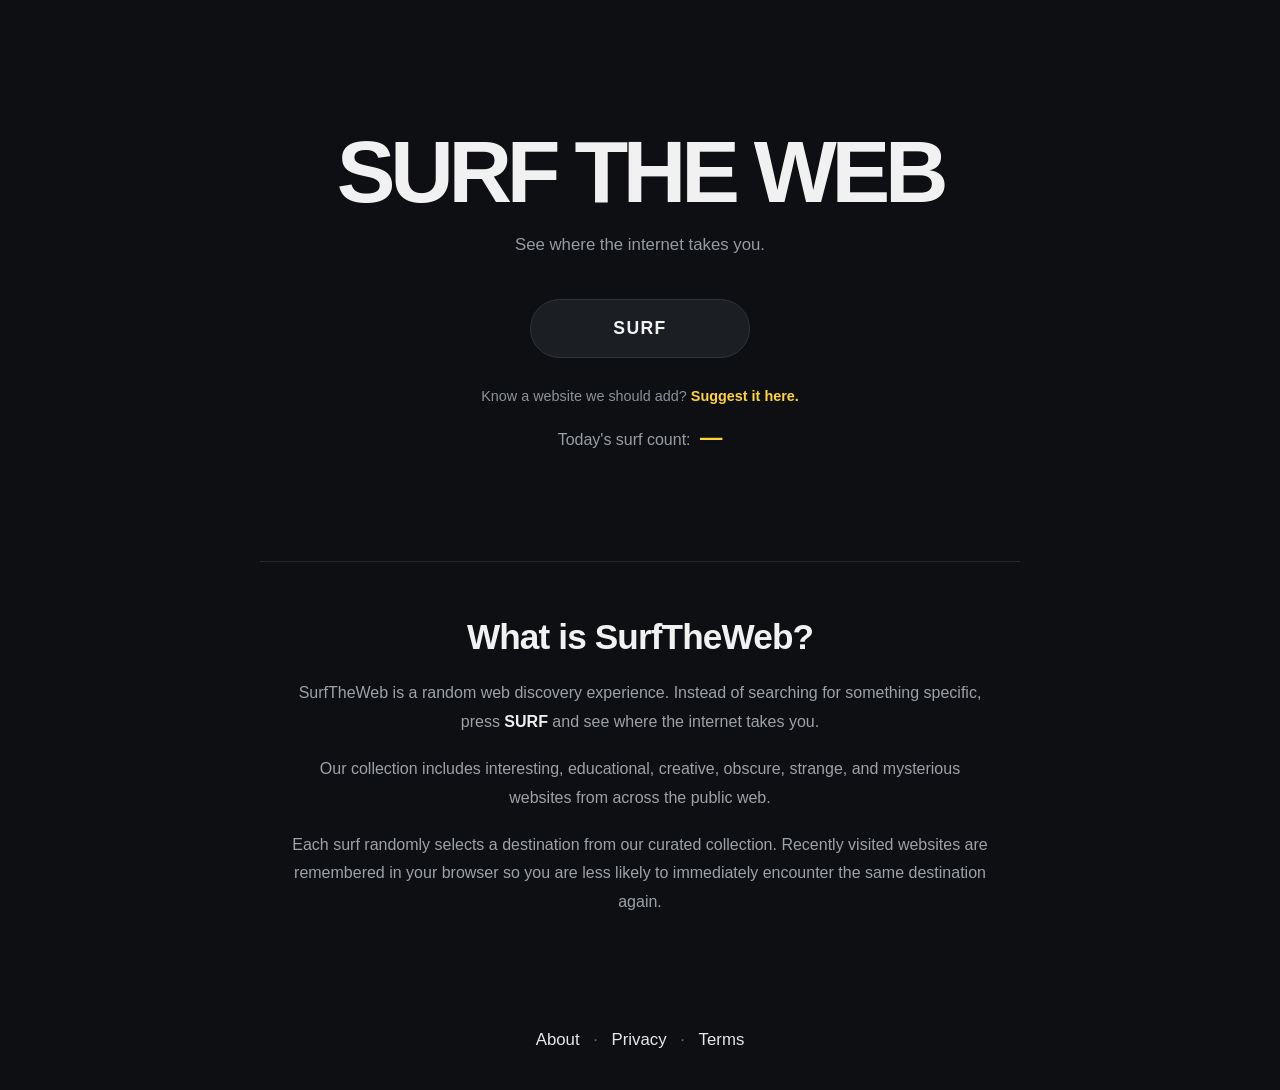
<file: index.html>
<!DOCTYPE html>
<html lang="en">
<head>
    <meta charset="UTF-8">

    <meta
        name="viewport"
        content="width=device-width, initial-scale=1.0"
    >

    <title>SurfTheWeb.online — Discover Something Random</title>

    <meta
        name="description"
        content="Surf the web and discover interesting, educational, creative, obscure, strange, and mysterious websites."
    >

    <link
        rel="canonical"
        href="https://surftheweb.online/"
    >

    <!-- Google AdSense -->
    <script
        async
        src="https://pagead2.googlesyndication.com/pagead/js/adsbygoogle.js?client=ca-pub-5724549924620977"
        crossorigin="anonymous"
    ></script>

    <link rel="stylesheet" href="style.css">
</head>

<body>

    <main class="page">

        <section class="hero">

            <h1>SURF THE WEB</h1>

            <p class="tagline">
                See where the internet takes you.
            </p>

            <button
                id="surfButton"
                class="surf-button"
                type="button"
            >
                SURF
            </button>

            <p class="submit-site">
                Know a website we should add?
                <a
                    href="#"
                    id="submitSite"
                >
                    Suggest it here.
                </a>
            </p>

            <div
                id="surfCount"
                class="surf-count"
                aria-live="polite"
            >
                <span class="surf-count-label">
                    Today's surf count:
                </span>

                <span
                    id="surfCountNumber"
                    class="surf-count-number"
                >
                    —
                </span>
            </div>

        </section>


        <!-- ABOUT SURFTHEWEB -->

        <section class="about-content">

            <h2>What is SurfTheWeb?</h2>

            <p>
                SurfTheWeb is a random web discovery experience.
                Instead of searching for something specific, press
                <strong>SURF</strong> and see where the internet takes you.
            </p>

            <p>
                Our collection includes interesting, educational, creative,
                obscure, strange, and mysterious websites from across the
                public web.
            </p>

            <p>
                Each surf randomly selects a destination from our curated
                collection. Recently visited websites are remembered in your
                browser so you are less likely to immediately encounter the
                same destination again.
            </p>

        </section>

    </main>


    <footer class="site-footer">

        <a href="about.html">About</a>

        <span>·</span>

        <a href="privacy.html">Privacy</a>

        <span>·</span>

        <a href="terms.html">Terms</a>

    </footer>


    <script src="websites.js"></script>
    <script src="app.js"></script>

</body>
</html>
</file>
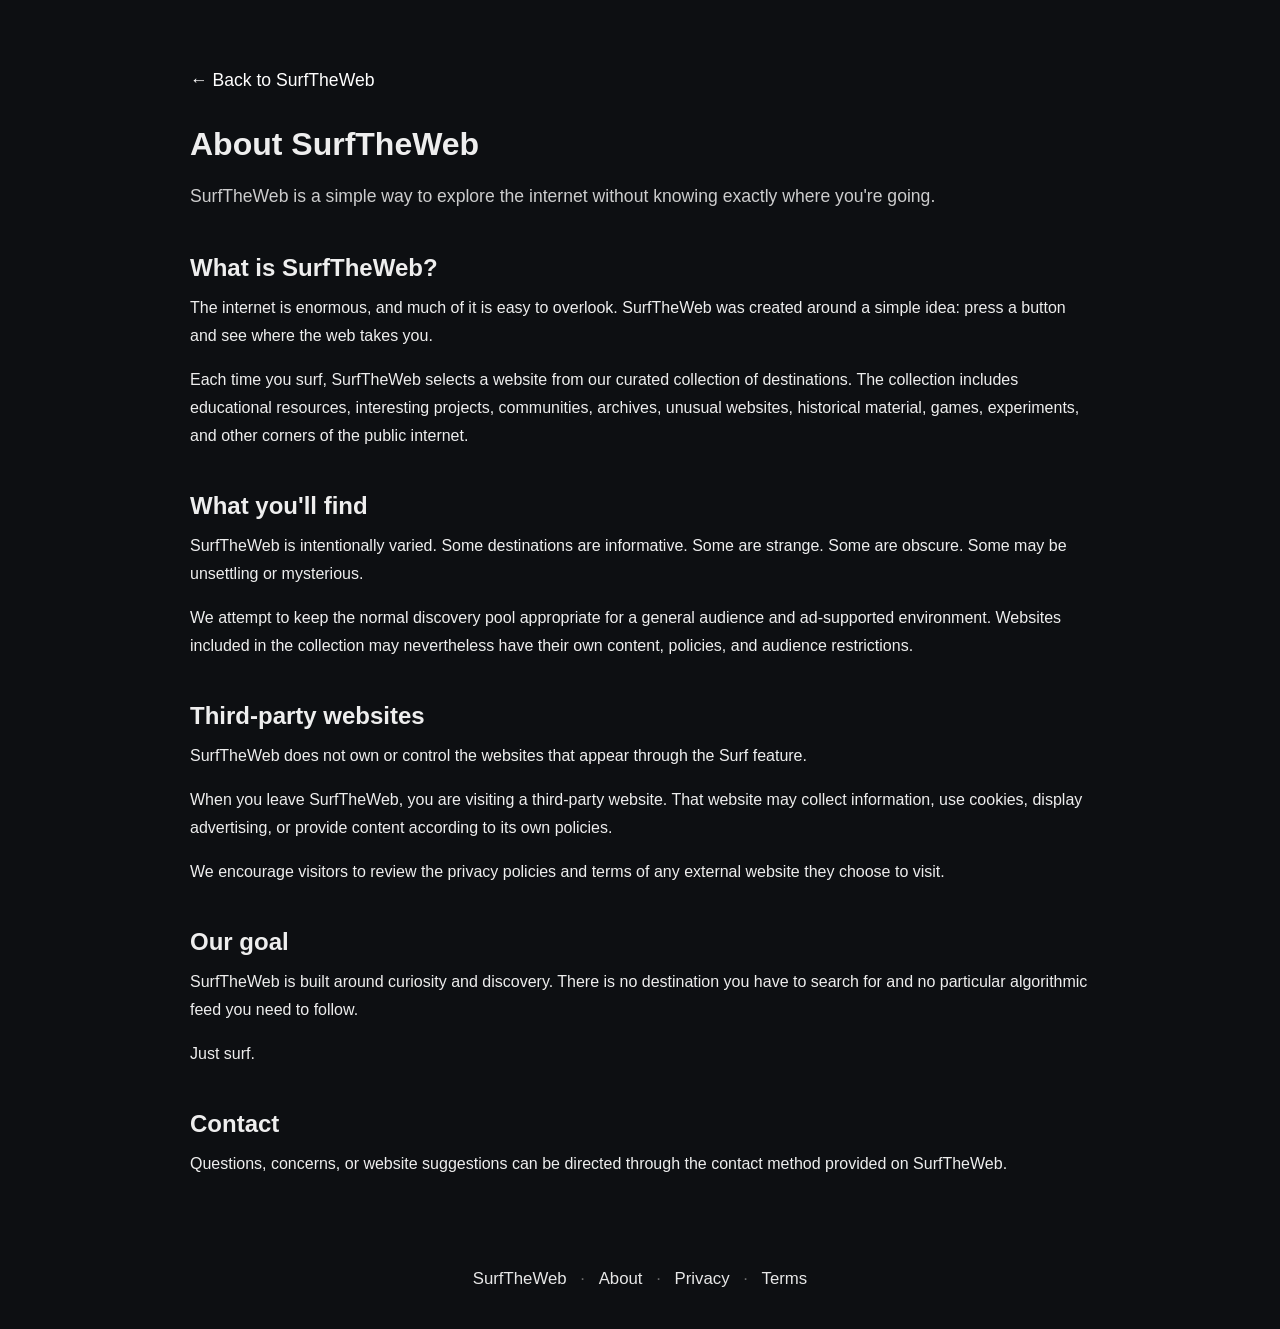
<file: about.html>
<!DOCTYPE html>
<html lang="en">
<head>
    <meta charset="UTF-8">
    <meta name="viewport" content="width=device-width, initial-scale=1.0">

    <title>About — SurfTheWeb</title>
    <meta
        name="description"
        content="Learn more about SurfTheWeb, a random web discovery experience."
    >

    <link rel="stylesheet" href="style.css">
</head>

<body>

    <main class="legal-page">

        <a href="index.html" class="legal-back">← Back to SurfTheWeb</a>

        <h1>About SurfTheWeb</h1>

        <p class="legal-intro">
            SurfTheWeb is a simple way to explore the internet without knowing
            exactly where you're going.
        </p>

        <section>
            <h2>What is SurfTheWeb?</h2>

            <p>
                The internet is enormous, and much of it is easy to overlook.
                SurfTheWeb was created around a simple idea: press a button and
                see where the web takes you.
            </p>

            <p>
                Each time you surf, SurfTheWeb selects a website from our
                curated collection of destinations. The collection includes
                educational resources, interesting projects, communities,
                archives, unusual websites, historical material, games,
                experiments, and other corners of the public internet.
            </p>
        </section>

        <section>
            <h2>What you'll find</h2>

            <p>
                SurfTheWeb is intentionally varied. Some destinations are
                informative. Some are strange. Some are obscure. Some may be
                unsettling or mysterious.
            </p>

            <p>
                We attempt to keep the normal discovery pool appropriate for
                a general audience and ad-supported environment. Websites
                included in the collection may nevertheless have their own
                content, policies, and audience restrictions.
            </p>
        </section>

        <section>
            <h2>Third-party websites</h2>

            <p>
                SurfTheWeb does not own or control the websites that appear
                through the Surf feature.
            </p>

            <p>
                When you leave SurfTheWeb, you are visiting a third-party
                website. That website may collect information, use cookies,
                display advertising, or provide content according to its own
                policies.
            </p>

            <p>
                We encourage visitors to review the privacy policies and terms
                of any external website they choose to visit.
            </p>
        </section>

        <section>
            <h2>Our goal</h2>

            <p>
                SurfTheWeb is built around curiosity and discovery. There is
                no destination you have to search for and no particular
                algorithmic feed you need to follow.
            </p>

            <p>
                Just surf.
            </p>
        </section>

        <section>
            <h2>Contact</h2>

            <p>
                Questions, concerns, or website suggestions can be directed
                through the contact method provided on SurfTheWeb.
            </p>
        </section>

    </main>

    <footer class="site-footer">
        <a href="index.html">SurfTheWeb</a>
        <span>·</span>
        <a href="about.html">About</a>
        <span>·</span>
        <a href="privacy.html">Privacy</a>
        <span>·</span>
        <a href="terms.html">Terms</a>
    </footer>

</body>
</html>
</file>
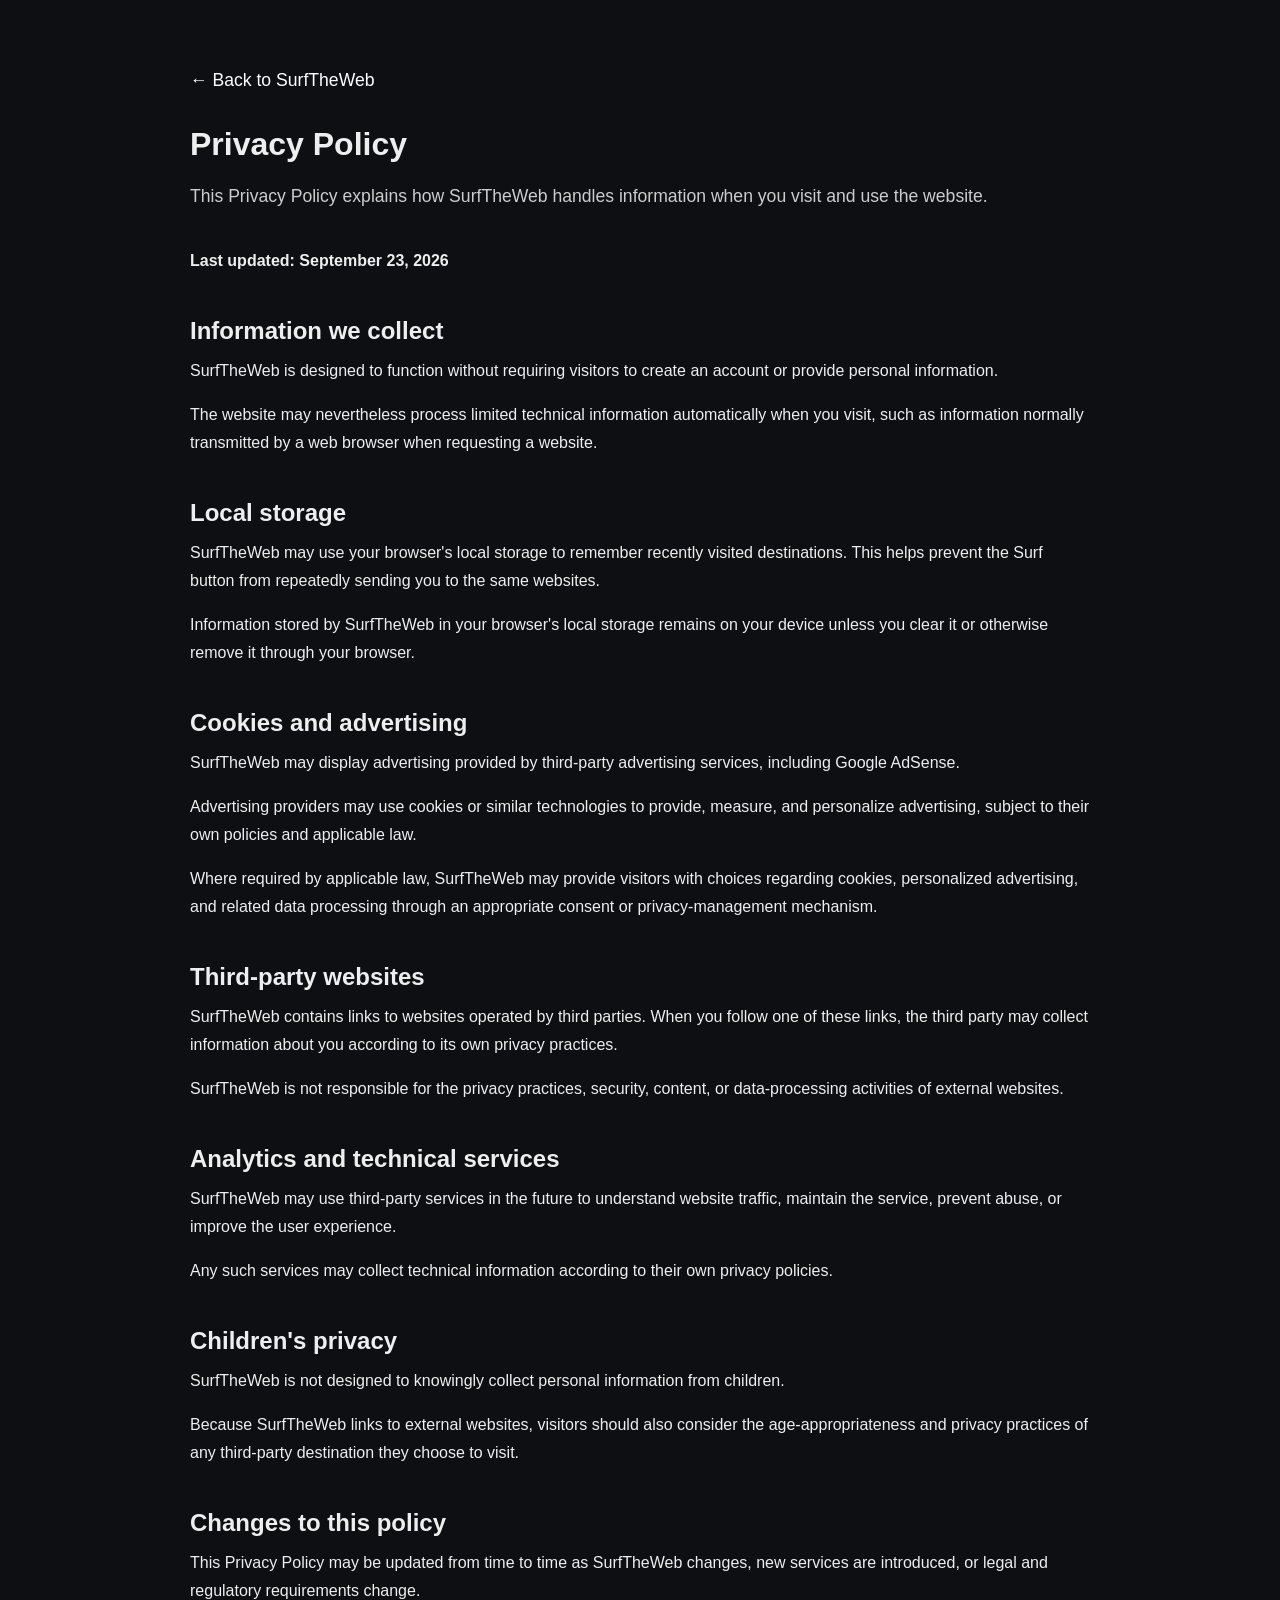
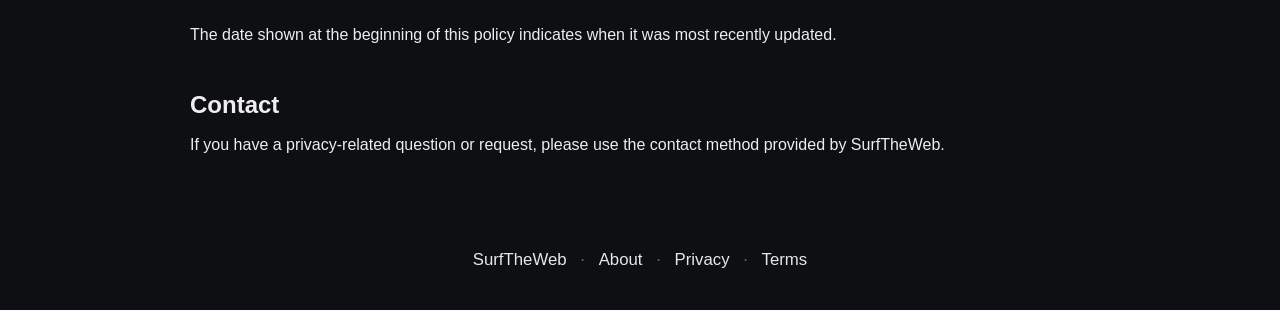
<file: privacy.html>
<!DOCTYPE html>
<html lang="en">
<head>
    <meta charset="UTF-8">
    <meta name="viewport" content="width=device-width, initial-scale=1.0">

    <title>Privacy Policy — SurfTheWeb</title>
    <meta
        name="description"
        content="Privacy Policy for SurfTheWeb."
    >

    <link rel="stylesheet" href="style.css">
</head>

<body>

    <main class="legal-page">

        <a href="index.html" class="legal-back">← Back to SurfTheWeb</a>

        <h1>Privacy Policy</h1>

        <p class="legal-intro">
            This Privacy Policy explains how SurfTheWeb handles information
            when you visit and use the website.
        </p>

        <p>
            <strong>Last updated: September 23, 2026</strong>
        </p>

        <section>
            <h2>Information we collect</h2>

            <p>
                SurfTheWeb is designed to function without requiring visitors
                to create an account or provide personal information.
            </p>

            <p>
                The website may nevertheless process limited technical
                information automatically when you visit, such as information
                normally transmitted by a web browser when requesting a
                website.
            </p>
        </section>

        <section>
            <h2>Local storage</h2>

            <p>
                SurfTheWeb may use your browser's local storage to remember
                recently visited destinations. This helps prevent the Surf
                button from repeatedly sending you to the same websites.
            </p>

            <p>
                Information stored by SurfTheWeb in your browser's local
                storage remains on your device unless you clear it or otherwise
                remove it through your browser.
            </p>
        </section>

        <section>
            <h2>Cookies and advertising</h2>

            <p>
                SurfTheWeb may display advertising provided by third-party
                advertising services, including Google AdSense.
            </p>

            <p>
                Advertising providers may use cookies or similar technologies
                to provide, measure, and personalize advertising, subject to
                their own policies and applicable law.
            </p>

            <p>
                Where required by applicable law, SurfTheWeb may provide
                visitors with choices regarding cookies, personalized
                advertising, and related data processing through an appropriate
                consent or privacy-management mechanism.
            </p>
        </section>

        <section>
            <h2>Third-party websites</h2>

            <p>
                SurfTheWeb contains links to websites operated by third
                parties. When you follow one of these links, the third party
                may collect information about you according to its own privacy
                practices.
            </p>

            <p>
                SurfTheWeb is not responsible for the privacy practices,
                security, content, or data-processing activities of external
                websites.
            </p>
        </section>

        <section>
            <h2>Analytics and technical services</h2>

            <p>
                SurfTheWeb may use third-party services in the future to
                understand website traffic, maintain the service, prevent
                abuse, or improve the user experience.
            </p>

            <p>
                Any such services may collect technical information according
                to their own privacy policies.
            </p>
        </section>

        <section>
            <h2>Children's privacy</h2>

            <p>
                SurfTheWeb is not designed to knowingly collect personal
                information from children.
            </p>

            <p>
                Because SurfTheWeb links to external websites, visitors should
                also consider the age-appropriateness and privacy practices of
                any third-party destination they choose to visit.
            </p>
        </section>

        <section>
            <h2>Changes to this policy</h2>

            <p>
                This Privacy Policy may be updated from time to time as
                SurfTheWeb changes, new services are introduced, or legal and
                regulatory requirements change.
            </p>

            <p>
                The date shown at the beginning of this policy indicates when
                it was most recently updated.
            </p>
        </section>

        <section>
            <h2>Contact</h2>

            <p>
                If you have a privacy-related question or request, please use
                the contact method provided by SurfTheWeb.
            </p>
        </section>

    </main>

    <footer class="site-footer">
        <a href="index.html">SurfTheWeb</a>
        <span>·</span>
        <a href="about.html">About</a>
        <span>·</span>
        <a href="privacy.html">Privacy</a>
        <span>·</span>
        <a href="terms.html">Terms</a>
    </footer>

</body>
</html>
</file>
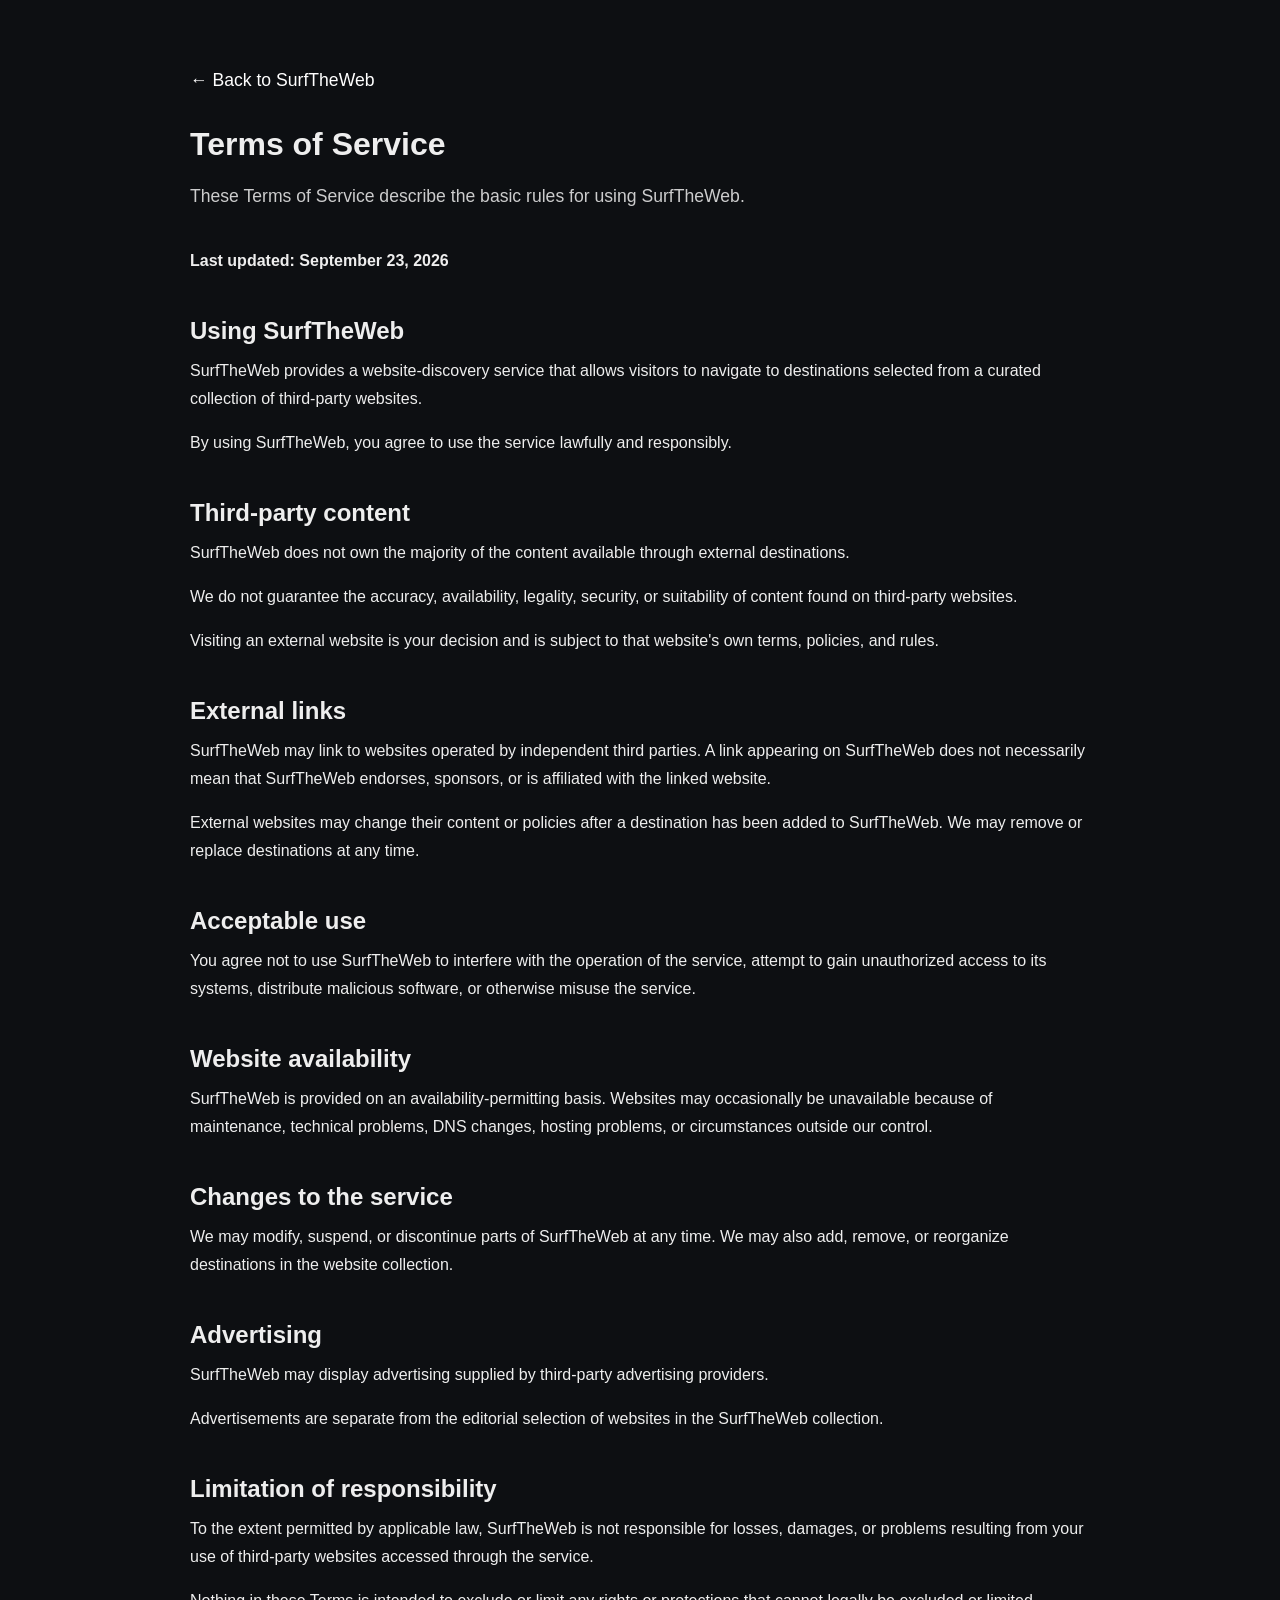
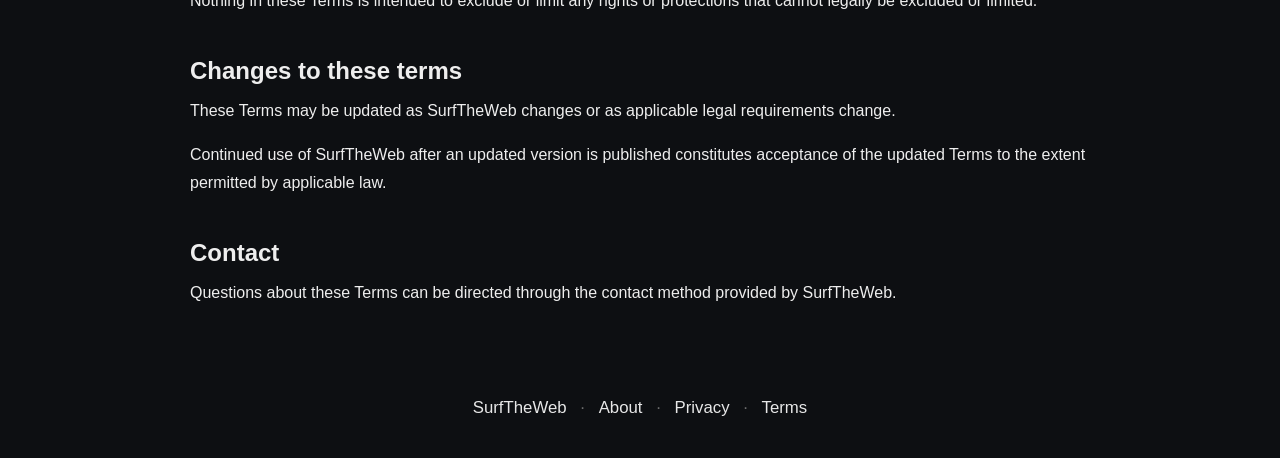
<file: terms.html>
<!DOCTYPE html>
<html lang="en">
<head>
    <meta charset="UTF-8">
    <meta name="viewport" content="width=device-width, initial-scale=1.0">

    <title>Terms of Service — SurfTheWeb</title>
    <meta
        name="description"
        content="Terms of Service for SurfTheWeb."
    >

    <link rel="stylesheet" href="style.css">
</head>

<body>

    <main class="legal-page">

        <a href="index.html" class="legal-back">← Back to SurfTheWeb</a>

        <h1>Terms of Service</h1>

        <p class="legal-intro">
            These Terms of Service describe the basic rules for using
            SurfTheWeb.
        </p>

        <p>
            <strong>Last updated: September 23, 2026</strong>
        </p>

        <section>
            <h2>Using SurfTheWeb</h2>

            <p>
                SurfTheWeb provides a website-discovery service that allows
                visitors to navigate to destinations selected from a curated
                collection of third-party websites.
            </p>

            <p>
                By using SurfTheWeb, you agree to use the service lawfully and
                responsibly.
            </p>
        </section>

        <section>
            <h2>Third-party content</h2>

            <p>
                SurfTheWeb does not own the majority of the content available
                through external destinations.
            </p>

            <p>
                We do not guarantee the accuracy, availability, legality,
                security, or suitability of content found on third-party
                websites.
            </p>

            <p>
                Visiting an external website is your decision and is subject
                to that website's own terms, policies, and rules.
            </p>
        </section>

        <section>
            <h2>External links</h2>

            <p>
                SurfTheWeb may link to websites operated by independent third
                parties. A link appearing on SurfTheWeb does not necessarily
                mean that SurfTheWeb endorses, sponsors, or is affiliated with
                the linked website.
            </p>

            <p>
                External websites may change their content or policies after a
                destination has been added to SurfTheWeb. We may remove or
                replace destinations at any time.
            </p>
        </section>

        <section>
            <h2>Acceptable use</h2>

            <p>
                You agree not to use SurfTheWeb to interfere with the operation
                of the service, attempt to gain unauthorized access to its
                systems, distribute malicious software, or otherwise misuse
                the service.
            </p>
        </section>

        <section>
            <h2>Website availability</h2>

            <p>
                SurfTheWeb is provided on an availability-permitting basis.
                Websites may occasionally be unavailable because of
                maintenance, technical problems, DNS changes, hosting
                problems, or circumstances outside our control.
            </p>
        </section>

        <section>
            <h2>Changes to the service</h2>

            <p>
                We may modify, suspend, or discontinue parts of SurfTheWeb at
                any time. We may also add, remove, or reorganize destinations
                in the website collection.
            </p>
        </section>

        <section>
            <h2>Advertising</h2>

            <p>
                SurfTheWeb may display advertising supplied by third-party
                advertising providers.
            </p>

            <p>
                Advertisements are separate from the editorial selection of
                websites in the SurfTheWeb collection.
            </p>
        </section>

        <section>
            <h2>Limitation of responsibility</h2>

            <p>
                To the extent permitted by applicable law, SurfTheWeb is not
                responsible for losses, damages, or problems resulting from
                your use of third-party websites accessed through the service.
            </p>

            <p>
                Nothing in these Terms is intended to exclude or limit any
                rights or protections that cannot legally be excluded or
                limited.
            </p>
        </section>

        <section>
            <h2>Changes to these terms</h2>

            <p>
                These Terms may be updated as SurfTheWeb changes or as
                applicable legal requirements change.
            </p>

            <p>
                Continued use of SurfTheWeb after an updated version is
                published constitutes acceptance of the updated Terms to the
                extent permitted by applicable law.
            </p>
        </section>

        <section>
            <h2>Contact</h2>

            <p>
                Questions about these Terms can be directed through the contact
                method provided by SurfTheWeb.
            </p>
        </section>

    </main>

    <footer class="site-footer">
        <a href="index.html">SurfTheWeb</a>
        <span>·</span>
        <a href="about.html">About</a>
        <span>·</span>
        <a href="privacy.html">Privacy</a>
        <span>·</span>
        <a href="terms.html">Terms</a>
    </footer>

</body>
</html>
</file>
<file: style.css>
* {
    box-sizing: border-box;
}

html,
body {
    margin: 0;
    padding: 0;
    width: 100%;
    min-height: 100%;
}

body {
    font-family:
        -apple-system,
        BlinkMacSystemFont,
        "Segoe UI",
        Roboto,
        Helvetica,
        Arial,
        sans-serif;

    background: #0d0f12;
    color: #eeeeee;
}

.page {
    min-height: 100vh;

    display: flex;
    flex-direction: column;
    align-items: center;

    padding: 40px 20px 70px;
}


/* HERO */

.hero {
    width: 100%;
    max-width: 700px;

    display: flex;
    flex-direction: column;
    align-items: center;

    text-align: center;

    padding-top: 10vh;
}

.hero h1 {
    margin: 0;

    color: #f1f1f1;

    font-size: clamp(2.5rem, 8vw, 5.5rem);
    font-weight: 800;

    letter-spacing: -0.06em;
    line-height: 0.95;
}

.tagline {
    margin: 18px 0 0;

    color: #969aa1;

    font-size: 1.05rem;
    line-height: 1.5;
}


/* SURF BUTTON */

.surf-button {
    margin-top: 42px;

    min-width: 220px;

    padding: 18px 42px;

    border: 1px solid #30343a;
    border-radius: 999px;

    background: #1b1e23;
    color: #f2f2f2;

    font-size: 1.1rem;
    font-weight: 700;

    letter-spacing: 0.08em;

    cursor: pointer;

    transition:
        transform 0.15s ease,
        background 0.15s ease,
        border-color 0.15s ease,
        opacity 0.15s ease;
}

.surf-button:hover:not(:disabled) {
    background: #252930;
    border-color: #40454d;

    transform: translateY(-2px);
}

.surf-button:active:not(:disabled) {
    transform: translateY(0);
}

.surf-button:disabled {
    opacity: 0.55;
    cursor: not-allowed;
}


/* WEBSITE SUGGESTION */

.submit-site {
    margin: 28px 0 0;

    color: #8d929a;

    font-size: 0.9rem;
    line-height: 1.5;
}

.submit-site a {
    color: #ffd43b;

    font-weight: 600;

    text-decoration: none;

    transition:
        color 0.15s ease,
        opacity 0.15s ease;
}

.submit-site a:hover {
    color: #ffe16a;
}

.submit-site a:active {
    opacity: 0.7;
}


/* SURF COUNT */

.surf-count {
    margin-top: 18px;

    color: #9a9ea5;

    font-size: 1rem;
    font-weight: 500;

    text-align: center;
}

.surf-count-number {
    display: inline-block;

    margin-left: 5px;

    color: #ffd43b;

    font-size: 1.4rem;
    font-weight: 700;
}


/* ABOUT CONTENT */

.about-content {
    width: min(760px, 100%);

    margin-top: 110px;

    text-align: center;

    border-top: 1px solid #24282e;

    padding-top: 55px;
}

.about-content h2 {
    margin: 0 0 22px;

    color: #f1f1f1;

    font-size: clamp(1.6rem, 4vw, 2.2rem);
    font-weight: 750;

    letter-spacing: -0.025em;
}

.about-content p {
    margin: 0 auto 18px;

    color: #9da1a8;

    font-size: 1rem;
    line-height: 1.8;

    max-width: 700px;
}

.about-content strong {
    color: #eeeeee;
}


/* SITE FOOTER */

.site-footer {
    width: min(900px, calc(100% - 40px));

    margin: 0 auto;

    padding: 25px 0 40px;

    text-align: center;

    font-size: 1.05rem;

    opacity: 0.9;
}

.site-footer a {
    color: #ffffff;

    font-weight: 500;

    text-decoration: none;
}

.site-footer a:hover {
    color: #ffffff;

    text-decoration: underline;
}

.site-footer span {
    margin: 0 9px;

    color: #777777;
}


/* LEGAL / INFORMATION PAGES */

.legal-page {
    width: min(900px, calc(100% - 40px));

    margin: 0 auto;

    padding: 70px 0 50px;
}

.legal-page h1 {
    margin: 0 0 18px;
}

.legal-page h2 {
    margin: 42px 0 12px;
}

.legal-page p {
    line-height: 1.75;

    margin: 0 0 16px;
}

.legal-intro {
    font-size: 1.1rem;

    opacity: 0.85;

    margin-bottom: 35px !important;
}


/* BACK TO SURFTHEWEB LINK */

.legal-back {
    display: inline-block;

    margin-bottom: 35px;

    color: #ffffff;

    font-size: 1.1rem;
    font-weight: 500;

    text-decoration: none;
}

.legal-back:hover {
    color: #ffffff;
    text-decoration: underline;
}


/* MOBILE */

@media (max-width: 600px) {

    .page {
        padding: 30px 20px 50px;
    }

    .hero {
        padding-top: 7vh;
    }

    .hero h1 {
        font-size: clamp(2.4rem, 13vw, 4rem);
    }

    .tagline {
        font-size: 0.95rem;
    }

    .surf-button {
        width: 100%;
        max-width: 280px;
    }

    .submit-site {
        max-width: 90%;
    }

    .surf-count {
        font-size: 0.95rem;
    }

    .surf-count-number {
        font-size: 1.25rem;
    }

    .about-content {
        margin-top: 80px;
        padding-top: 40px;
    }

    .about-content p {
        font-size: 0.95rem;
        line-height: 1.75;
    }

    .legal-page {
        width: calc(100% - 30px);
        padding: 45px 0 35px;
    }

    .legal-page h1 {
        font-size: 2rem;
    }

    .legal-page h2 {
        font-size: 1.25rem;
    }

    .legal-back {
        font-size: 1.05rem;
    }

    .site-footer {
        width: calc(100% - 30px);
        font-size: 1rem;
    }
}
</file>
